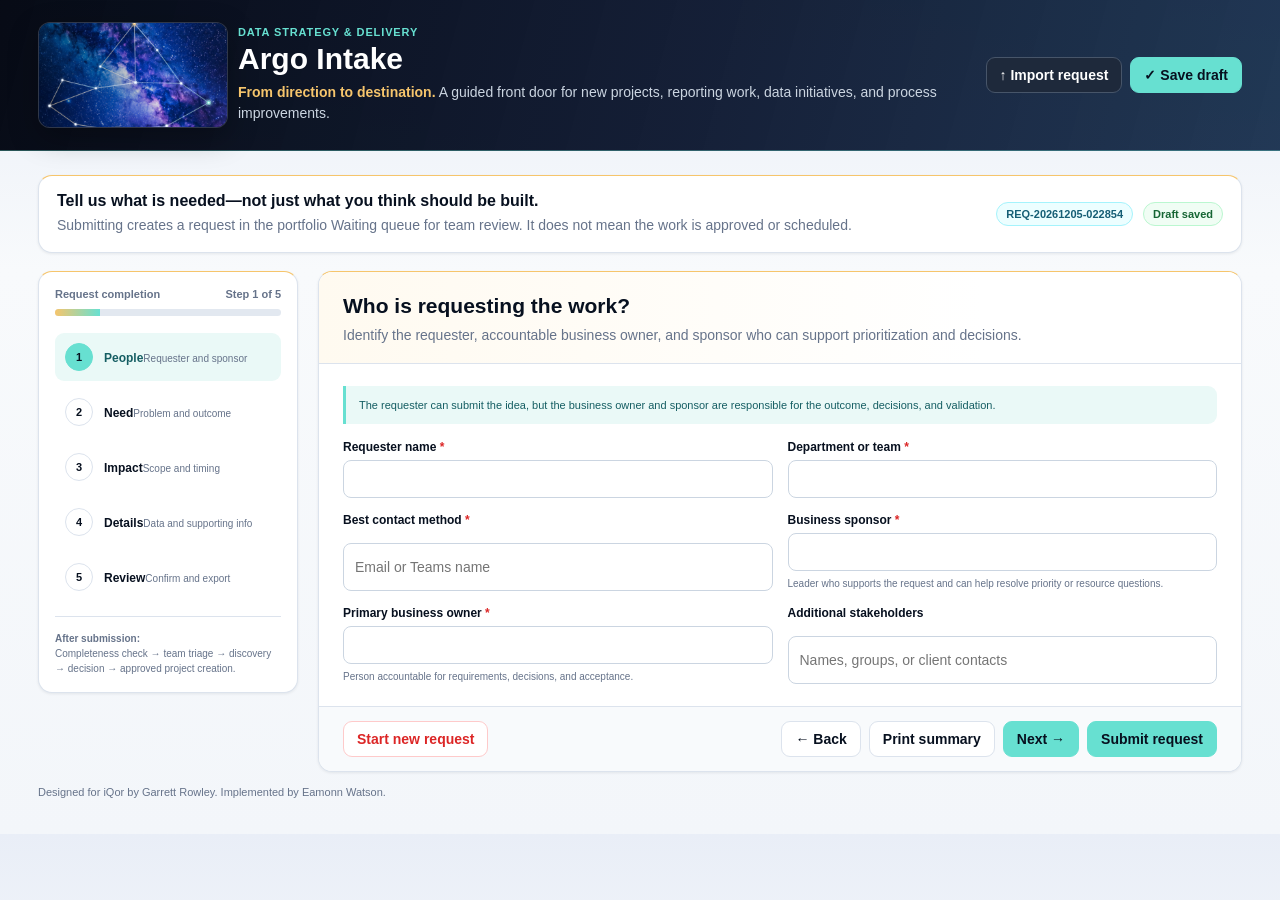
<file: wwwroot/Intake.html>
<!doctype html>
<html lang="en">

<head>
    <meta charset="utf-8">
    <meta name="viewport" content="width=device-width, initial-scale=1">
    <title>Argo Intake | Data Strategy &amp; Delivery</title>
    <link rel="stylesheet" href="css/common.css">
    <link rel="stylesheet" href="css/intake.css">
</head>

<body>
    <header class="topbar">
        <div class="shell">
            <div class="brand-row">
                <div class="constellation-mark" role="img" aria-label="Argo constellation with Canopus highlighted against deep space"><img src="assets/argo-constellation.png" alt=""></div>
                <div>
                    <div class="eyebrow">Data Strategy &amp; Delivery</div>
                    <h1>Argo Intake</h1>
                    <p class="subtitle"><strong>From direction to destination.</strong> A guided front door for new projects, reporting work, data initiatives, and process improvements.</p>
                </div>
            </div>
            <div class="top-actions">
                <input id="import-file" class="hidden-file" type="file" accept="application/json,.json">
                <button id="import-btn" class="btn dark" type="button">↑ Import request</button>
                <button id="save-btn" class="btn primary" type="button">✓ Save draft</button>
            </div>
        </div>
    </header>

    <main class="shell content">
        <section class="intake-banner">
            <div class="banner-copy">
                <h2>Tell us what is needed—not just what you think should be built.</h2>
                <p>Submitting creates a request in the portfolio Waiting queue for team review. It does not mean the work is approved or scheduled.</p>
            </div>
            <div class="request-meta"><span id="request-id-pill" class="pill cyan">REQ-PENDING</span><span id="save-status" class="pill">New draft</span></div>
        </section>

        <form id="request-form" novalidate>
            <input id="request-id" name="requestId" type="hidden">
            <div class="layout">
                <aside class="step-panel" aria-label="Request sections">
                    <div class="progress-label"><span>Request completion</span><span id="progress-text">Step 1 of 5</span></div>
                    <div class="progress-track">
                        <div id="progress-bar" class="progress-bar" style="width:20%"></div>
                    </div>
                    <div class="steps">
                        <button class="step-button active" type="button" data-go-step="1">
                            <span class="step-number">1</span><span><span class="step-name">People</span><span class="step-hint">Requester and sponsor</span></span>
                        </button>
                        <button class="step-button" type="button" data-go-step="2">
                            <span class="step-number">2</span><span><span class="step-name">Need</span><span class="step-hint">Problem and outcome</span></span>
                        </button>
                        <button class="step-button" type="button" data-go-step="3">
                            <span class="step-number">3</span><span><span class="step-name">Impact</span><span class="step-hint">Scope and timing</span></span>
                        </button>
                        <button class="step-button" type="button" data-go-step="4">
                            <span class="step-number">4</span><span><span class="step-name">Details</span><span class="step-hint">Data and supporting info</span></span>
                        </button>
                        <button class="step-button" type="button" data-go-step="5">
                            <span class="step-number">5</span><span><span class="step-name">Review</span><span class="step-hint">Confirm and export</span></span>
                        </button>
                    </div>
                    <div class="process-note">
                        <strong>After submission:</strong>
                        <br>Completeness check → team triage → discovery → decision → approved project creation.
                    </div>
                </aside>

                <section class="form-card">
                    <div class="form-step" data-step="1">
                        <div class="form-head">
                            <h2>Who is requesting the work?</h2>
                            <p>Identify the requester, accountable business owner, and sponsor who can support prioritization and decisions.</p>
                        </div>
                        <div class="form-body">
                            <div class="callout">The requester can submit the idea, but the business owner and sponsor are responsible for the outcome, decisions, and validation.</div>
                            <div class="fields">
                                <div class="field">
                                    <label class="required" for="requester-name">Requester name</label>
                                    <input id="requester-name" name="requesterName" required autocomplete="name">
                                </div>
                                <div class="field">
                                    <label class="required" for="department">Department or team</label>
                                    <input id="department" name="department" required>
                                </div>
                                <div class="field">
                                    <label class="required" for="requester-contact">Best contact method</label>
                                    <input id="requester-contact" name="requesterContact" required placeholder="Email or Teams name">
                                </div>
                                <div class="field">
                                    <label class="required" for="business-sponsor">Business sponsor</label>
                                    <input id="business-sponsor" name="businessSponsor" required><span class="help">Leader who supports the request and can help resolve priority or resource questions.</span>
                                </div>
                                <div class="field">
                                    <label class="required" for="business-owner">Primary business owner</label>
                                    <input id="business-owner" name="businessOwner" required><span class="help">Person accountable for requirements, decisions, and acceptance.</span>
                                </div>
                                <div class="field">
                                    <label for="additional-stakeholders">Additional stakeholders</label>
                                    <input id="additional-stakeholders" name="additionalStakeholders" placeholder="Names, groups, or client contacts">
                                </div>
                            </div>
                        </div>
                    </div>

                    <div class="form-step" data-step="2" hidden>
                        <div class="form-head">
                            <h2>What problem are we trying to solve?</h2>
                            <p>Describe the business need and desired outcome before defining the solution.</p>
                        </div>
                        <div class="form-body">
                            <div class="fields">
                                <div class="field full">
                                    <label class="required" for="request-title">Request title</label>
                                    <input id="request-title" name="requestTitle" required placeholder="Short, recognizable name">
                                </div>
                                <div class="field">
                                    <label class="required" for="request-type">Request type</label>
                                    <select id="request-type" name="requestType" required>
                                        <option value="">Select one</option>
                                        <option>New project</option>
                                        <option>Existing-project change</option>
                                        <option>Reporting or dashboard request</option>
                                        <option>Data integration/source request</option>
                                        <option>Process improvement</option>
                                        <option>Tool or technology assessment</option>
                                        <option>Discovery/research request</option>
                                        <option>Operational support request</option>
                                    </select>
                                </div>
                                <div class="field">
                                    <label class="required" for="related-project">Related to an existing project?</label>
                                    <select id="related-project" name="relatedProject" required>
                                        <option value="">Select one</option>
                                        <option>No</option>
                                        <option>Yes</option>
                                        <option>Unsure</option>
                                    </select>
                                </div>
                                <div id="existing-project-wrap" class="field full conditional" hidden>
                                    <label class="required" for="existing-project">Existing project name or ID</label>
                                    <input id="existing-project" name="existingProjectId" required>
                                </div>
                                <div class="field full">
                                    <label class="required" for="request-description">Briefly describe the request</label>
                                    <textarea id="request-description" name="requestDescription" required></textarea>
                                </div>
                                <div class="field full">
                                    <label class="required" for="business-problem">What problem or opportunity does this address?</label>
                                    <textarea id="business-problem" name="businessProblem" required></textarea><span class="help">Describe the current pain, missed opportunity, risk, or commitment—not only the proposed solution.</span>
                                </div>
                                <div class="field full">
                                    <label class="required" for="desired-outcome">What outcome do you want?</label>
                                    <textarea id="desired-outcome" name="desiredOutcome" required></textarea>
                                </div>
                                <div class="field full">
                                    <label class="required" for="success-measures">How will we know it worked?</label>
                                    <textarea id="success-measures" name="successMeasures" required placeholder="Measures, acceptance criteria, user behavior, accuracy, timeliness, or other evidence"></textarea>
                                </div>
                                <div class="field">
                                    <label for="current-process">Current process or workaround</label>
                                    <textarea id="current-process" class="short" name="currentProcess"></textarea>
                                </div>
                                <div class="field">
                                    <label for="affected-groups">Who is affected?</label>
                                    <textarea id="affected-groups" class="short" name="affectedGroups" placeholder="Teams, departments, clients, or users"></textarea>
                                </div>
                            </div>
                        </div>
                    </div>

                    <div class="form-step" data-step="3" hidden>
                        <div class="form-head">
                            <h2>What is the impact, scope, and timing?</h2>
                            <p>Help reviewers understand business value and urgency without treating every requested date as a committed deadline.</p>
                        </div>
                        <div class="form-body">
                            <div class="section-block">
                                <div class="section-title">
                                    <div class="section-icon">1</div>
                                    <div>
                                        <h3>Business impact</h3>
                                        <p>Who benefits, and what happens if the request is not completed?</p>
                                    </div>
                                </div>
                                <div class="fields">
                                    <div class="field">
                                        <label class="required" for="impact-scope">Reach of the impact</label>
                                        <select id="impact-scope" name="impactScope" required>
                                            <option value="">Select one</option>
                                            <option>One team</option>
                                            <option>One department</option>
                                            <option>Multiple departments</option>
                                            <option>Enterprise-wide</option>
                                            <option>One client/logo</option>
                                            <option>Multiple clients/logos</option>
                                        </select>
                                    </div>
                                    <div class="field">
                                        <label for="users-affected">Estimated users affected</label>
                                        <input id="users-affected" name="usersAffected" placeholder="Number or best estimate">
                                    </div>
                                    <div class="field">
                                        <label class="required" for="client-impact">Client or logo impact?</label>
                                        <select id="client-impact" name="clientImpact" required>
                                            <option value="">Select one</option>
                                            <option>No</option>
                                            <option>Yes</option>
                                            <option>Unsure</option>
                                        </select>
                                    </div>
                                    <div id="client-names-wrap" class="field conditional" hidden>
                                        <label class="required" for="client-names">Client(s) or logo(s)</label>
                                        <input id="client-names" name="clientNames" required>
                                    </div>
                                    <div class="field">
                                        <label class="required" for="business-impact">Business impact level</label>
                                        <select id="business-impact" name="businessImpact" required>
                                            <option value="">Select one</option>
                                            <option>Low - localized improvement</option>
                                            <option>Moderate - meaningful team or process impact</option>
                                            <option>High - cross-team, client, financial, or operational impact</option>
                                            <option>Critical - regulatory, contractual, major client, or severe operational impact</option>
                                        </select>
                                    </div>
                                    <div class="field">
                                        <label for="strategic-alignment">Strategic objective supported</label>
                                        <input id="strategic-alignment" name="strategicAlignment" placeholder="Initiative, objective, commitment, or roadmap item">
                                    </div>
                                    <div class="field full">
                                        <label class="required" for="no-action-impact">What happens if we do nothing?</label>
                                        <textarea id="no-action-impact" class="short" name="noActionImpact" required></textarea>
                                    </div>
                                    <fieldset class="field full" style="border:0;padding:0;margin:0">
                                        <legend>Expected benefits</legend>
                                        <div class="choice-grid">
                                            <label class="choice">
                                                <input type="checkbox" name="expectedBenefits" value="Time savings"><span>Time savings or reduced manual work</span>
                                            </label>
                                            <label class="choice">
                                                <input type="checkbox" name="expectedBenefits" value="Cost reduction"><span>Cost reduction or avoidance</span>
                                            </label>
                                            <label class="choice">
                                                <input type="checkbox" name="expectedBenefits" value="Risk reduction"><span>Risk, control, or compliance improvement</span>
                                            </label>
                                            <label class="choice">
                                                <input type="checkbox" name="expectedBenefits" value="Revenue or client value"><span>Revenue, retention, or client value</span>
                                            </label>
                                            <label class="choice">
                                                <input type="checkbox" name="expectedBenefits" value="Data quality"><span>Data quality, consistency, or trust</span>
                                            </label>
                                            <label class="choice">
                                                <input type="checkbox" name="expectedBenefits" value="User experience"><span>User or employee experience</span>
                                            </label>
                                        </div>
                                    </fieldset>
                                </div>
                            </div>
                            <div class="section-block">
                                <div class="section-title">
                                    <div class="section-icon">2</div>
                                    <div>
                                        <h3>Scope and timing</h3>
                                        <p>Set boundaries and explain the reason behind the desired date.</p>
                                    </div>
                                </div>
                                <div class="fields">
                                    <div class="field">
                                        <label for="desired-date">Desired completion date</label>
                                        <input id="desired-date" name="desiredDate" type="date">
                                    </div>
                                    <div class="field">
                                        <label for="date-type">Date type</label>
                                        <select id="date-type" name="dateType">
                                            <option value="">Select one</option>
                                            <option>Preferred target</option>
                                            <option>Leadership commitment</option>
                                            <option>Client commitment</option>
                                            <option>Contractual requirement</option>
                                            <option>Regulatory requirement</option>
                                            <option>Operational event</option>
                                        </select>
                                    </div>
                                    <div class="field full">
                                        <label for="date-reason">Why is this date important?</label>
                                        <textarea id="date-reason" class="short" name="dateReason"></textarea>
                                    </div>
                                    <div class="field">
                                        <label for="in-scope">What is in scope?</label>
                                        <textarea id="in-scope" name="inScope"></textarea>
                                    </div>
                                    <div class="field">
                                        <label for="out-scope">What is explicitly out of scope?</label>
                                        <textarea id="out-scope" name="outOfScope"></textarea>
                                    </div>
                                    <div class="field full">
                                        <label for="dependencies">Known dependencies, prerequisites, or related work</label>
                                        <textarea id="dependencies" class="short" name="dependencies"></textarea>
                                    </div>
                                </div>
                            </div>
                        </div>
                    </div>

                    <div class="form-step" data-step="4" hidden>
                        <div class="form-head">
                            <h2>What systems, data, and supporting information are involved?</h2>
                            <p>Capture enough context for discovery while avoiding passwords, credentials, or sensitive records.</p>
                        </div>
                        <div class="form-body">
                            <div class="callout warn"><strong>Do not enter or attach:</strong> passwords, API keys, access codes, customer records, employee records, financial details, or other sensitive data. Describe the data category only.</div>
                            <div class="fields">
                                <div class="field">
                                    <label for="systems-involved">Systems or tools involved</label>
                                    <textarea id="systems-involved" class="short" name="systemsInvolved"></textarea>
                                </div>
                                <div class="field">
                                    <label for="data-sources">Known data sources</label>
                                    <textarea id="data-sources" class="short" name="dataSources"></textarea>
                                </div>
                                <div class="field">
                                    <label class="required" for="sensitive-data">Does this involve sensitive or restricted data?</label>
                                    <select id="sensitive-data" name="sensitiveData" required>
                                        <option value="">Select one</option>
                                        <option>No</option>
                                        <option>Yes</option>
                                        <option>Unsure</option>
                                    </select>
                                </div>
                                <div class="field">
                                    <label for="access-needed">New system access or permissions needed?</label>
                                    <select id="access-needed" name="accessNeeded">
                                        <option value="">Select one</option>
                                        <option>No</option>
                                        <option>Yes</option>
                                        <option>Unsure</option>
                                    </select>
                                </div>
                                <div id="sensitive-details-wrap" class="field full conditional" hidden>
                                    <label class="required" for="sensitive-details">Describe the data classification or concern</label>
                                    <textarea id="sensitive-details" class="short" name="sensitiveDetails" required placeholder="Describe the category only; do not include actual sensitive records"></textarea>
                                </div>
                                <div class="field">
                                    <label for="technical-owners">Known technical or data owners</label>
                                    <textarea id="technical-owners" class="short" name="technicalOwners"></textarea>
                                </div>
                                <div class="field">
                                    <label for="vendors">External vendors or partners</label>
                                    <textarea id="vendors" class="short" name="vendors"></textarea>
                                </div>
                                <div class="field full">
                                    <label for="supporting-materials">Supporting materials and locations</label>
                                    <textarea id="supporting-materials" class="short" name="supportingMaterials" placeholder="File names, SharePoint/Teams locations, sample reports, screenshots, process documents, or related links"></textarea><span class="help">The offline prototype records references only; it does not upload files.</span>
                                </div>
                            </div>

                            <div id="reporting-section" class="conditional" hidden>
                                <div class="conditional-title">Reporting-specific information</div>
                                <div class="fields">
                                    <div class="field full">
                                        <label class="required" for="report-names">Current or requested report names</label>
                                        <textarea id="report-names" class="short" name="reportNames" required></textarea>
                                    </div>
                                    <div class="field">
                                        <label class="required" for="report-frequency">Frequency</label>
                                        <select id="report-frequency" name="reportFrequency" required>
                                            <option value="">Select one</option>
                                            <option>Intraday</option>
                                            <option>Daily</option>
                                            <option>Weekly</option>
                                            <option>Monthly</option>
                                            <option>Quarterly</option>
                                            <option>Ad hoc</option>
                                            <option>Multiple frequencies</option>
                                        </select>
                                    </div>
                                    <div class="field">
                                        <label for="delivery-time">Required delivery time</label>
                                        <input id="delivery-time" name="deliveryTime" placeholder="Example: By 9:00 AM ET">
                                    </div>
                                    <div class="field">
                                        <label for="report-recipients">Recipients or user groups</label>
                                        <textarea id="report-recipients" class="short" name="reportRecipients"></textarea>
                                    </div>
                                    <div class="field">
                                        <label for="output-format">Required output format</label>
                                        <input id="output-format" name="outputFormat" placeholder="Excel, dashboard, PDF, email, data file">
                                    </div>
                                    <div class="field">
                                        <label class="required" for="samples-available">Completed samples available?</label>
                                        <select id="samples-available" name="samplesAvailable" required>
                                            <option value="">Select one</option>
                                            <option>Yes</option>
                                            <option>No</option>
                                            <option>Unsure</option>
                                        </select>
                                    </div>
                                    <div class="field">
                                        <label for="sample-references">Sample names or locations</label>
                                        <textarea id="sample-references" class="short" name="sampleReferences"></textarea>
                                    </div>
                                    <div class="field full">
                                        <label for="manual-steps">Manual calculations, adjustments, or delivery steps</label>
                                        <textarea id="manual-steps" class="short" name="manualSteps"></textarea>
                                    </div>
                                </div>
                            </div>

                            <div id="data-section" class="conditional" hidden>
                                <div class="conditional-title">Data integration-specific information</div>
                                <div class="fields">
                                    <div class="field">
                                        <label class="required" for="source-system">Source system</label>
                                        <input id="source-system" name="sourceSystem" required>
                                    </div>
                                    <div class="field">
                                        <label for="target-system">Target system or destination</label>
                                        <input id="target-system" name="targetSystem">
                                    </div>
                                    <div class="field">
                                        <label for="data-owner">Known data owner</label>
                                        <input id="data-owner" name="dataOwner">
                                    </div>
                                    <div class="field">
                                        <label for="refresh-frequency">Required refresh frequency</label>
                                        <input id="refresh-frequency" name="refreshFrequency" placeholder="Real-time, daily, weekly, monthly">
                                    </div>
                                    <div class="field full">
                                        <label for="data-volume">Known data volume, history, or retention needs</label>
                                        <textarea id="data-volume" class="short" name="dataVolume"></textarea>
                                    </div>
                                </div>
                            </div>
                        </div>
                    </div>

                    <div class="form-step" data-step="5" hidden>
                        <div class="form-head">
                            <h2>Review and submit the request</h2>
                            <p>Confirm that the summary accurately describes the need. You can return to any section before submitting it to the portfolio queue.</p>
                        </div>
                        <div class="form-body">
                            <div id="review-summary" class="review-grid"></div>
                            <div class="next-steps">
                                <h3>What happens after the request is submitted?</h3>
                                <div class="stage-row">
                                    <div class="stage"><strong>1. Queue</strong>Add to Waiting</div>
                                    <div class="stage"><strong>2. Triage</strong>Assign owner and priority</div>
                                    <div class="stage"><strong>3. Discover</strong>Clarify scope and dependencies</div>
                                    <div class="stage"><strong>4. Decide</strong>Approve, defer, route, or decline</div>
                                    <div class="stage"><strong>5. Plan</strong>Create waves and milestones</div>
                                </div>
                            </div>
                            <div class="attestation">
                                <label class="choice">
                                    <input id="attestation" name="attestation" type="checkbox" required value="Confirmed"><span>I confirm that this request accurately describes the business need, expected outcome, and known timing. I understand that submission places it in Waiting for triage and does not mean the work is approved.</span>
                                </label>
                            </div>
                        </div>
                    </div>

                    <footer class="form-footer">
                        <button id="new-btn" class="btn danger" type="button">Start new request</button>
                        <div class="footer-right">
                            <button id="back-btn" class="btn" type="button" disabled>← Back</button>
                            <button id="print-btn" class="btn" type="button" hidden>Print summary</button>
                            <button id="next-btn" class="btn primary" type="button">Next →</button>
                            <button id="export-btn" class="btn primary" type="button" hidden>Submit request</button>
                        </div>
                    </footer>
                </section>
            </div>
        </form>
        <div class="footnote"><span>Designed for iQor by Garrett Rowley. Implemented by Eamonn Watson.</span></div>
    </main>

    <dialog id="submission-dialog">
        <div class="submit-head">
            <h2>Request submitted</h2>
            <p>The Data Intelligence team will review the request and reach out if additional information or clarification is needed.</p>
        </div>
        <div class="submit-body">
            <div class="submit-tags"><span id="submitted-request-id" class="pill cyan"></span><span class="pill">Waiting</span><span class="pill">Needs Triage</span></div>
            <div class="submit-grid">
                <div class="submit-card full">
                    <div class="submit-label">Request</div>
                    <div id="submitted-title" class="submit-value"></div>
                </div>
                <div class="submit-card">
                    <div class="submit-label">Initial owner</div>
                    <div class="submit-value">Unassigned</div>
                </div>
                <div class="submit-card">
                    <div class="submit-label">Next milestone</div>
                    <div class="submit-value">Review and triage request</div>
                </div>
            </div>
            <div class="submit-note">Keep the request ID for reference. The team will review the request, determine the appropriate owner and priority, and follow up on next steps.</div>
        </div>
        <div class="submit-actions">
            <button id="download-copy-btn" class="btn" type="button">↓ Download copy</button>
            <div class="submit-actions-right">
                <button class="btn primary" type="button" data-close="submission-dialog">Close</button>
            </div>
        </div>
    </dialog>

    <div id="toast" class="toast" role="status"></div>

    <script src="js/common.js"></script>
    <script src="js/intake.js"></script>
</body>

</html>
</file>
<file: wwwroot/css/common.css>
:root {
  --ink:#0f172a;
  --muted:#64748b;
  --line:#e2e8f0;
  --paper:#fff;
  --wash:#f3f6fa;
  --cyan:#67e0d1;
  --cyan-dark:#197f85;
  --brand-violet:#4f86e8;
  --brand-cyan:#67e0d1;
  --brand-night:#020611;
  --brand-gold:#f6c56c;
  --amber:#f59e0b;
  --red:#dc2626;
  --green:#15803d;
  --shadow:0 1px 3px rgba(15,23,42,.08);
}

* {
  box-sizing:border-box;
}

body {
  margin:0;
  background:var(--wash);
  color:var(--ink);
  font-family:Inter,Aptos,"Segoe UI",Arial,sans-serif;
  font-size:14px;
}

button,input,select,textarea {
  font:inherit;
}

button {
  cursor:pointer;
}

.topbar {
  background:var(--ink);
  color:white;
  border-bottom:1px solid #334155;
}

.btn:hover {
  background:#f1f5f9;
}

.btn.primary {
  background:var(--cyan);
  border-color:var(--cyan);
  color:var(--ink);
}

.btn.primary:hover {
  background:#a5f3fc;
}

.btn.dark {
  background:#1e293b;
  border-color:#475569;
  color:white;
}

.btn.small {
  padding:7px 10px;
  font-size:12px;
}

.field {
  display:grid;
  gap:6px;
}

.field.full {
  grid-column:1/-1;
}

.toast.show {
  opacity:1;
  transform:none;
}

:root {
  --ink:#07101f;
  --muted:#66738a;
  --line:#dce3ed;
  --wash:#f3f6fa;
  --cyan:#67e0d1;
  --cyan-dark:#197f85;
  --brand-violet:#4f86e8;
  --brand-cyan:#67e0d1;
  --brand-night:#020611;
  --brand-gold:#f6c56c;
}

body {
  background:linear-gradient(180deg,#e9eef7 0,#f8fafc 270px,#f3f6fa 100%);
}

.topbar {
  background:linear-gradient(105deg,rgba(2,6,17,.98),rgba(7,18,42,.94) 54%,rgba(11,36,68,.9));
  border-bottom-color:rgba(103,224,209,.35);
}

.topbar::before {
  background-image:radial-gradient(circle,rgba(255,255,255,.72) 0 1px,transparent 1.5px);
  background-size:46px 46px;
  opacity:.18;
  mask-image:linear-gradient(90deg,transparent 22%,#000 68%,transparent);
}

.topbar::after {
  border-color:rgba(246,197,108,.07);
}

.constellation-mark {
  width:190px;
  height:106px;
  flex:0 0 190px;
  border:1px solid rgba(255,255,255,.16);
  border-radius:12px;
  overflow:hidden;
  background:#071126;
  box-shadow:0 10px 30px rgba(0,0,0,.28);
}

.constellation-mark img {
  display:block;
  width:100%;
  height:100%;
  object-fit:cover;
}

.brand-row {
  display:flex;
  align-items:center;
  gap:10px;
}

.btn.primary {
  background:var(--brand-cyan);
  border-color:var(--brand-cyan);
  color:#07101f;
}

.field input:focus,.field select:focus,.field textarea:focus {
  border-color:var(--brand-cyan);
  box-shadow:0 0 0 3px rgba(103,224,209,.18);
}
</file>
<file: wwwroot/css/intake.css>
html {
  scroll-behavior:smooth;
}

.shell {
  max-width:1260px;
  margin:auto;
  padding:0 28px;
}

.topbar .shell {
  display:flex;
  align-items:center;
  justify-content:space-between;
  gap:22px;
  padding-top:22px;
  padding-bottom:22px;
}

.eyebrow {
  color:var(--cyan);
  font-weight:750;
  font-size:11px;
  letter-spacing:.08em;
  text-transform:uppercase;
}

.topbar h1 {
  font-size:27px;
  margin:4px 0 0;
}

.subtitle {
  color:#cbd5e1;
  line-height:1.5;
  margin:6px 0 0;
  max-width:720px;
}

.top-actions {
  display:flex;
  flex-wrap:wrap;
  gap:8px;
  justify-content:flex-end;
}

.btn {
  border:1px solid var(--line);
  border-radius:9px;
  background:white;
  color:var(--ink);
  padding:9px 13px;
  font-weight:700;
  display:inline-flex;
  align-items:center;
  gap:7px;
  justify-content:center;
}

.btn.danger {
  color:var(--red);
  border-color:#fecaca;
  background:#fff;
}

.hidden-file {
  display:none;
}

.content {
  padding-top:24px;
  padding-bottom:36px;
}

.intake-banner {
  background:white;
  border:1px solid var(--line);
  border-radius:14px;
  box-shadow:var(--shadow);
  padding:16px 18px;
  margin-bottom:18px;
  display:flex;
  align-items:center;
  justify-content:space-between;
  gap:18px;
}

.banner-copy h2 {
  font-size:16px;
  margin:0;
}

.banner-copy p {
  color:var(--muted);
  margin:5px 0 0;
  line-height:1.5;
}

.request-meta {
  display:flex;
  align-items:center;
  gap:10px;
  flex-wrap:wrap;
  justify-content:flex-end;
}

.pill {
  display:inline-flex;
  align-items:center;
  border:1px solid var(--line);
  border-radius:999px;
  padding:5px 9px;
  font-size:11px;
  font-weight:750;
  background:#f8fafc;
}

.pill.cyan {
  background:#ecfeff;
  color:#155e75;
  border-color:#a5f3fc;
}

.pill.green {
  background:#f0fdf4;
  color:#166534;
  border-color:#bbf7d0;
}

.layout {
  display:grid;
  grid-template-columns:260px minmax(0,1fr);
  gap:20px;
  align-items:start;
}

.step-panel {
  position:sticky;
  top:18px;
  background:white;
  border:1px solid var(--line);
  border-radius:14px;
  box-shadow:var(--shadow);
  padding:16px;
}

.progress-label {
  display:flex;
  justify-content:space-between;
  gap:10px;
  color:var(--muted);
  font-size:11px;
  font-weight:700;
}

.progress-track {
  height:7px;
  background:#e2e8f0;
  border-radius:999px;
  overflow:hidden;
  margin:9px 0 17px;
}

.progress-bar {
  height:100%;
  background:var(--cyan-dark);
  transition:width .2s;
}

.steps {
  display:grid;
  gap:7px;
}

.step-button {
  width:100%;
  border:0;
  background:transparent;
  border-radius:9px;
  padding:10px;
  text-align:left;
  display:grid;
  grid-template-columns:30px 1fr;
  gap:9px;
  align-items:center;
  color:var(--slate);
}

.step-button:hover {
  background:#f8fafc;
}

.step-button.active {
  background:#ecfeff;
  color:#155e75;
}

.step-number {
  width:28px;
  height:28px;
  border-radius:50%;
  display:grid;
  place-items:center;
  border:1px solid var(--line);
  background:white;
  font-size:11px;
  font-weight:800;
}

.step-button.active .step-number {
  background:var(--cyan);
  border-color:var(--cyan);
  color:var(--ink);
}

.step-button.complete .step-number {
  background:#dcfce7;
  border-color:#86efac;
  color:#166534;
}

.step-name {
  font-size:12px;
  font-weight:750;
}

.step-hint {
  font-size:10px;
  color:var(--muted);
  margin-top:2px;
}

.process-note {
  border-top:1px solid var(--line);
  margin-top:15px;
  padding-top:14px;
  color:var(--muted);
  font-size:10px;
  line-height:1.5;
}

.form-card {
  background:white;
  border:1px solid var(--line);
  border-radius:14px;
  box-shadow:var(--shadow);
  overflow:hidden;
}

.form-head {
  padding:22px 24px 16px;
  border-bottom:1px solid var(--line);
}

.form-head h2 {
  font-size:21px;
  margin:0;
}

.form-head p {
  color:var(--muted);
  margin:7px 0 0;
  line-height:1.55;
}

.form-body {
  padding:22px 24px;
}

.form-step[hidden],.conditional[hidden] {
  display:none!important;
}

.section-block {
  margin-bottom:25px;
}

.section-block:last-child {
  margin-bottom:0;
}

.section-title {
  display:flex;
  align-items:flex-start;
  gap:10px;
  margin-bottom:14px;
}

.section-icon {
  width:29px;
  height:29px;
  border-radius:8px;
  background:#e0f2fe;
  color:#075985;
  display:grid;
  place-items:center;
  font-weight:900;
  flex:0 0 auto;
}

.section-title h3 {
  font-size:15px;
  margin:1px 0 0;
}

.section-title p {
  font-size:11px;
  color:var(--muted);
  margin:4px 0 0;
  line-height:1.45;
}

.fields {
  display:grid;
  grid-template-columns:repeat(2,minmax(0,1fr));
  gap:15px;
}

.field.third {
  grid-column:span 1;
}

.field label,.field legend {
  font-size:12px;
  font-weight:750;
}

.required::after {
  content:" *";
  color:var(--red);
}

.help {
  font-size:10px;
  color:var(--muted);
  line-height:1.4;
}

.field input,.field select,.field textarea {
  width:100%;
  border:1px solid #cbd5e1;
  border-radius:8px;
  background:white;
  padding:10px 11px;
  color:var(--ink);
  outline:none;
}

.field input:focus,.field select:focus,.field textarea:focus {
  border-color:#06b6d4;
  box-shadow:0 0 0 3px rgba(34,211,238,.16);
}

.field textarea {
  resize:vertical;
  min-height:92px;
  line-height:1.45;
}

.field textarea.short {
  min-height:70px;
}

.field input[type=date] {
  min-height:40px;
}

.choice-grid {
  display:grid;
  grid-template-columns:repeat(2,minmax(0,1fr));
  gap:8px;
}

.choice {
  display:flex;
  align-items:flex-start;
  gap:8px;
  border:1px solid var(--line);
  border-radius:9px;
  padding:10px;
  background:#fff;
}

.choice:hover {
  background:#f8fafc;
}

.choice input {
  width:auto;
  margin-top:2px;
}

.choice span {
  font-size:11px;
  line-height:1.4;
}

.callout {
  border-left:3px solid #06b6d4;
  background:#ecfeff;
  color:#155e75;
  border-radius:0 9px 9px 0;
  padding:11px 13px;
  line-height:1.5;
  font-size:11px;
  margin-bottom:16px;
}

.callout.warn {
  border-color:#f59e0b;
  background:#fffbeb;
  color:#92400e;
}

.conditional {
  border:1px solid #bae6fd;
  background:#f0f9ff;
  border-radius:12px;
  padding:16px;
  margin-top:16px;
}

.conditional-title {
  font-size:13px;
  font-weight:800;
  color:#075985;
  margin-bottom:12px;
}

.form-footer {
  display:flex;
  align-items:center;
  justify-content:space-between;
  gap:12px;
  border-top:1px solid var(--line);
  background:#f8fafc;
  padding:14px 24px;
}

.footer-right {
  display:flex;
  gap:8px;
}

.footnote {
  display:flex;
  justify-content:space-between;
  gap:16px;
  color:var(--muted);
  font-size:11px;
  margin-top:14px;
}

.review-grid {
  display:grid;
  grid-template-columns:repeat(2,minmax(0,1fr));
  gap:12px;
}

.review-card {
  border:1px solid var(--line);
  border-radius:11px;
  padding:14px;
  background:#fff;
}

.review-card.full {
  grid-column:1/-1;
}

.review-card h3 {
  font-size:13px;
  margin:0 0 10px;
  border-bottom:1px solid var(--line);
  padding-bottom:8px;
}

.review-list {
  display:grid;
  gap:8px;
}

.review-row {
  display:grid;
  grid-template-columns:135px 1fr;
  gap:10px;
  font-size:11px;
  align-items:start;
}

.review-label {
  color:var(--muted);
  font-weight:700;
}

.review-value {
  white-space:pre-wrap;
  overflow-wrap:anywhere;
  line-height:1.4;
}

.next-steps {
  margin-top:16px;
  background:var(--ink);
  color:white;
  border-radius:12px;
  padding:16px;
}

.next-steps h3 {
  font-size:14px;
  margin:0 0 10px;
}

.stage-row {
  display:grid;
  grid-template-columns:repeat(5,1fr);
  gap:6px;
}

.stage {
  background:#1e293b;
  border:1px solid #334155;
  border-radius:8px;
  padding:9px;
  text-align:center;
  font-size:10px;
  color:#cbd5e1;
}

.stage strong {
  display:block;
  color:white;
  margin-bottom:4px;
}

.attestation {
  margin-top:16px;
}

.attestation .choice {
  background:#f8fafc;
}

.toast {
  position:fixed;
  right:18px;
  bottom:18px;
  background:var(--ink);
  color:white;
  border-radius:9px;
  padding:10px 13px;
  box-shadow:0 10px 30px rgba(15,23,42,.25);
  opacity:0;
  transform:translateY(8px);
  pointer-events:none;
  transition:.2s;
  z-index:10;
}

.screen-note {
  font-size:10px;
  color:var(--muted);
  margin-top:10px;
  line-height:1.45;
}

@media(max-width:900px) {
  .topbar .shell {
    align-items:flex-start;
    flex-direction:column;
  }
  .top-actions {
    justify-content:flex-start;
  }
  .layout {
    grid-template-columns:1fr;
  }
  .step-panel {
    position:static;
  }
  .steps {
    grid-template-columns:repeat(5,1fr);
  }
  .step-button {
    display:block;
    text-align:center;
    padding:8px 4px;
  }
  .step-number {
    margin:auto;
  }
  .step-hint {
    display:none;
  }
  .stage-row {
    grid-template-columns:1fr;
  }
  .stage {
    text-align:left;
  }
  .review-grid {
    grid-template-columns:1fr;
  }
  .review-card.full {
    grid-column:auto;
  }
}

@media(max-width:620px) {
  .shell {
    padding-left:14px;
    padding-right:14px;
  }
  .topbar h1 {
    font-size:23px;
  }
  .intake-banner {
    align-items:flex-start;
    flex-direction:column;
  }
  .request-meta {
    justify-content:flex-start;
  }
  .fields,.choice-grid {
    grid-template-columns:1fr;
  }
  .field.full {
    grid-column:auto;
  }
  .steps {
    grid-template-columns:repeat(3,1fr);
  }
  .form-head,.form-body {
    padding-left:16px;
    padding-right:16px;
  }
  .form-footer {
    padding-left:16px;
    padding-right:16px;
    align-items:stretch;
    flex-direction:column;
  }
  .footer-right {
    display:grid;
    grid-template-columns:1fr 1fr;
  }
  .review-row {
    grid-template-columns:1fr;
    gap:2px;
  }
}

@media print {
  body {
    background:white;
  }
  .topbar,.step-panel,.top-actions,.form-footer,.intake-banner .banner-copy,.screen-note,.toast {
    display:none!important;
  }
  .shell {
    max-width:none;
    padding:0;
  }
  .content {
    padding:0;
  }
  .layout {
    display:block;
  }
  .form-card {
    border:0;
    box-shadow:none;
  }
  .form-step {
    display:none!important;
  }
  .form-step[data-step="5"] {
    display:block!important;
  }
  .form-head {
    padding:0 0 14px;
  }
  .form-body {
    padding:16px 0;
  }
  .intake-banner {
    display:flex;
    border:0;
    box-shadow:none;
    padding:0 0 14px;
  }
  .request-meta {
    justify-content:flex-start;
  }
  .next-steps {
    background:white;
    color:var(--ink);
    border:1px solid var(--line);
  }
  .stage {
    background:white;
    color:var(--ink);
  }
  .stage strong {
    color:var(--ink);
  }
}

dialog {
  width:min(680px,calc(100% - 32px));
  border:1px solid var(--line);
  border-radius:15px;
  padding:0;
  box-shadow:0 24px 70px rgba(15,23,42,.28);
}

dialog::backdrop {
  background:rgba(15,23,42,.58);
}

.submit-head {
  background:var(--ink);
  color:white;
  padding:22px;
}

.submit-head h2 {
  font-size:21px;
  margin:0;
}

.submit-head p {
  color:#cbd5e1;
  line-height:1.5;
  margin:7px 0 0;
}

.submit-body {
  padding:20px 22px;
}

.submit-tags {
  display:flex;
  gap:7px;
  flex-wrap:wrap;
  margin-bottom:16px;
}

.submit-grid {
  display:grid;
  grid-template-columns:repeat(2,minmax(0,1fr));
  gap:10px;
}

.submit-card {
  border:1px solid var(--line);
  border-radius:10px;
  padding:12px;
  background:#f8fafc;
}

.submit-card.full {
  grid-column:1/-1;
}

.submit-label {
  font-size:9px;
  color:var(--muted);
  font-weight:800;
  text-transform:uppercase;
  letter-spacing:.06em;
}

.submit-value {
  font-size:12px;
  font-weight:750;
  margin-top:5px;
  line-height:1.4;
}

.submit-note {
  border-left:3px solid #06b6d4;
  background:#ecfeff;
  color:#155e75;
  border-radius:0 8px 8px 0;
  padding:10px 12px;
  font-size:11px;
  line-height:1.5;
  margin-top:15px;
}

.submit-actions {
  display:flex;
  justify-content:space-between;
  gap:8px;
  flex-wrap:wrap;
  border-top:1px solid var(--line);
  padding:15px 22px;
}

.submit-actions-right {
  display:flex;
  gap:8px;
  flex-wrap:wrap;
}

@media(max-width:600px) {
  .submit-grid {
    grid-template-columns:1fr;
  }
  .submit-card.full {
    grid-column:auto;
  }
  .submit-actions,.submit-actions-right {
    flex-direction:column;
  }
  .submit-actions .btn {
    width:100%;
  }
}

.eyebrow {
  color:var(--brand-cyan);
}

.topbar h1 {
  font-size:30px;
}

.subtitle strong {
  color:var(--brand-gold);
  font-weight:800;
}

.btn.primary:hover {
  background:#9cf0e5;
  border-color:#9cf0e5;
}

.intake-banner,.step-panel,.form-card {
  border-top-color:var(--brand-gold);
}

.progress-bar {
  background:linear-gradient(90deg,var(--brand-gold),var(--brand-cyan));
}

.step-button.active {
  background:#eaf9f7;
  color:#155e63;
}

.step-button.active .step-number {
  background:var(--brand-cyan);
  border-color:var(--brand-cyan);
  color:#07101f;
}

.form-head {
  background:linear-gradient(90deg,#fffaf0 0%,#fff 72%);
}

.section-icon {
  background:#fff3d8;
  color:#8a5a09;
}

.callout {
  border-left-color:var(--brand-cyan);
  background:#eaf9f7;
  color:#155e63;
}

.conditional {
  border-color:#bfe9e3;
  background:#f3fbfa;
}

.conditional-title {
  color:#155e63;
}

.next-steps,.submit-head {
  background:linear-gradient(110deg,#020611 0%,#07152f 66%,#123b61 100%);
}

.stage {
  background:rgba(15,43,76,.78);
  border-color:#315574;
}

.submit-note {
  border-left-color:var(--brand-cyan);
  background:#eaf9f7;
  color:#155e63;
}
</file>
